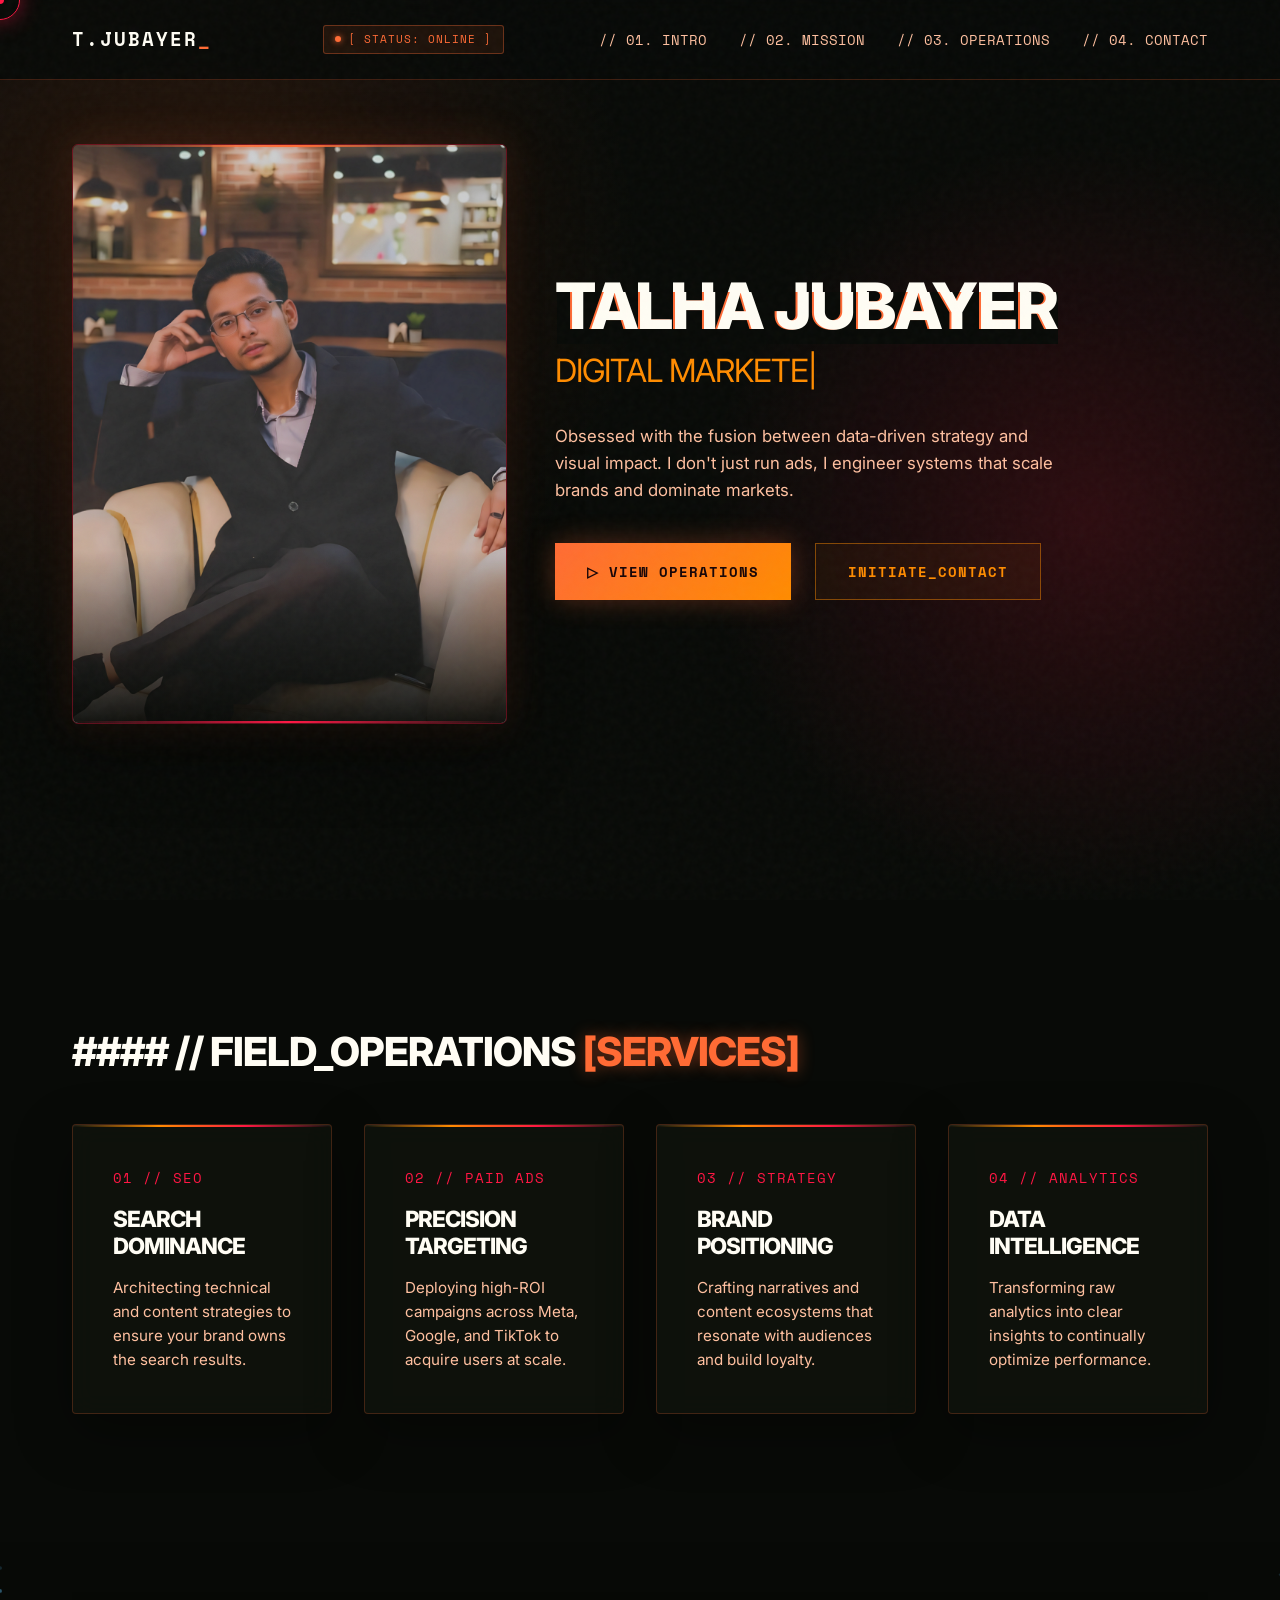
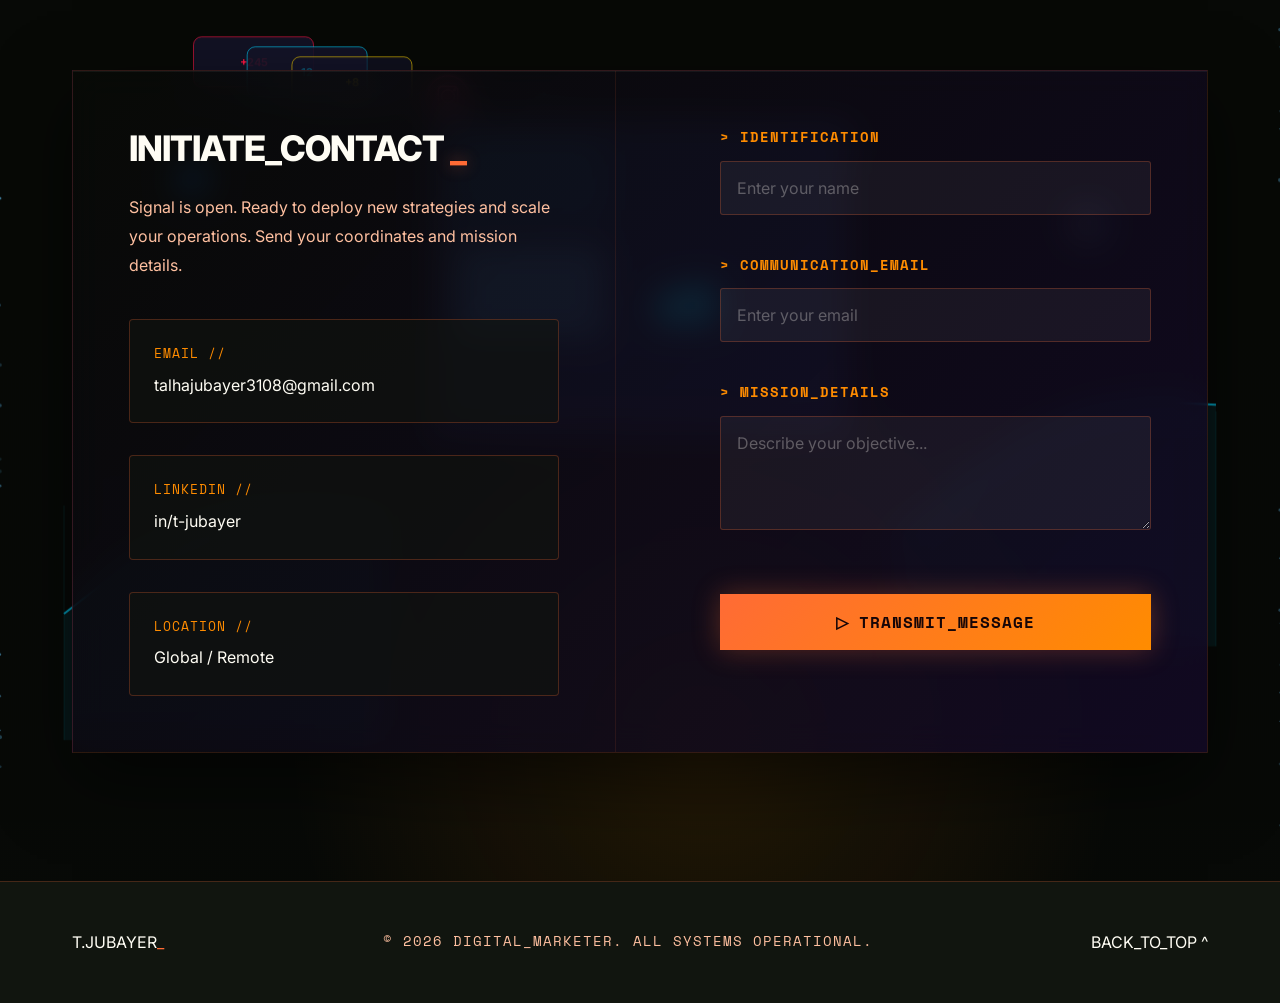
<file: index.html>
<!DOCTYPE html>
<html lang="en">

<head>
    <meta charset="UTF-8">
    <meta name="viewport" content="width=device-width, initial-scale=1.0">
    <title>Talha Jubayer // Digital Marketer</title>
    <meta name="description" content="Portfolio of Talha Jubayer, Digital Marketer & Strategist.">
    <link rel="preconnect" href="https://fonts.googleapis.com">
    <link rel="preconnect" href="https://fonts.gstatic.com" crossorigin>
    <link
        href="https://fonts.googleapis.com/css2?family=Inter:wght@300;400;600;800&family=Space+Mono:ital,wght@0,400;0,700;1,400&display=swap"
        rel="stylesheet">
    <link rel="stylesheet" href="styles.css">
</head>

<body>
    <!-- Custom Cursor -->
    <div class="cursor"></div>
    <div class="cursor-follower"></div>

    <!-- Background Grid & Noise -->
    <div class="noise-bg"></div>
    <div class="grid-bg"></div>

    <header>
        <nav class="navbar">
            <a href="#" class="logo">T.JUBAYER<span>_</span></a>
            <span class="status-badge">[ STATUS: ONLINE ]</span>
            <div class="menu-toggle" id="mobile-menu">
                <span class="bar"></span>
                <span class="bar"></span>
                <span class="bar"></span>
            </div>
            <ul class="nav-links">
                <li><a href="#home">// 01. INTRO</a></li>
                <li><a href="mission.html">// 02. MISSION</a></li>
                <li><a href="#field-operations">// 03. OPERATIONS</a></li>
                <li><a href="#initiate-contact">// 04. CONTACT</a></li>
            </ul>
        </nav>
    </header>

    <main>
        <!-- Hero Section -->
        <section id="home" class="hero section">
            <div class="container hero-container">
                <div class="hero-image-banner animate-up">
                    <img src="talha jubayer.jpeg" alt="Talha Jubayer - Digital Marketer" />
                    <div class="hero-image-overlay"></div>
                </div>
                <div class="hero-content">

                    <h1 class="title animate-up glitch" data-text="TALHA JUBAYER">TALHA JUBAYER</h1>
                    <h2 class="role animate-up">
                        <span class="typing-text">Digital Marketer &amp; Strategist.</span><span
                            class="cursor-blink">|</span>
                    </h2>
                    <p class="description animate-up">
                        Obsessed with the fusion between data-driven strategy and visual impact. I don't just run ads, I
                        engineer systems that scale brands and dominate markets.
                    </p>
                    <div class="hero-buttons animate-up">
                        <a href="#field-operations" class="btn btn-primary"><span>&#9655;</span> VIEW OPERATIONS</a>
                        <a href="#initiate-contact" class="btn btn-outline">INITIATE_CONTACT</a>
                    </div>
                </div>
            </div>
        </section>

        <!-- Field Operations (Services) -->
        <section id="field-operations" class="services section">
            <div class="container">
                <h2 class="section-title animate-scroll">#### // FIELD_OPERATIONS <span class="accent">[SERVICES]</span>
                </h2>
                <div class="services-grid">
                    <!-- Service 1 -->
                    <div class="service-card glass-panel animate-scroll">
                        <div class="service-icon mono-subtitle">01 // SEO</div>
                        <h3>Search Dominance</h3>
                        <p>Architecting technical and content strategies to ensure your brand owns the search results.
                        </p>
                    </div>
                    <!-- Service 2 -->
                    <div class="service-card glass-panel animate-scroll" style="transition-delay: 0.1s">
                        <div class="service-icon mono-subtitle">02 // PAID ADS</div>
                        <h3>Precision Targeting</h3>
                        <p>Deploying high-ROI campaigns across Meta, Google, and TikTok to acquire users at scale.</p>
                    </div>
                    <!-- Service 3 -->
                    <div class="service-card glass-panel animate-scroll" style="transition-delay: 0.2s">
                        <div class="service-icon mono-subtitle">03 // STRATEGY</div>
                        <h3>Brand Positioning</h3>
                        <p>Crafting narratives and content ecosystems that resonate with audiences and build loyalty.
                        </p>
                    </div>
                    <!-- Service 4 -->
                    <div class="service-card glass-panel animate-scroll" style="transition-delay: 0.3s">
                        <div class="service-icon mono-subtitle">04 // ANALYTICS</div>
                        <h3>Data Intelligence</h3>
                        <p>Transforming raw analytics into clear insights to continually optimize performance.</p>
                    </div>
                </div>
            </div>
        </section>


        <!-- Contact Section -->
        <section id="initiate-contact" class="contact section">
            <canvas id="contactCanvas" class="contact-bg-canvas"></canvas>
            <div class="container">
                <div class="contact-wrapper animate-scroll">
                    <div class="contact-info">
                        <h2 class="section-title">INITIATE_CONTACT <span class="accent blink">_</span></h2>
                        <p>Signal is open. Ready to deploy new strategies and scale your operations. Send your
                            coordinates and mission details.</p>

                        <div class="contact-methods">
                            <a href="mailto:talhajubayer3108@gmail.com" class="contact-link">
                                <span class="mono-label">EMAIL //</span> talhajubayer3108@gmail.com
                            </a>
                            <a href="https://www.linkedin.com/in/t-jubayer31/" class="contact-link" target="_blank"
                                rel="noopener noreferrer">
                                <span class="mono-label">LINKEDIN //</span> in/t-jubayer
                            </a>
                            <a href="#" class="contact-link">
                                <span class="mono-label">LOCATION //</span> Global / Remote
                            </a>
                        </div>
                    </div>

                    <form class="contact-form" action="https://formsubmit.co/talhajubayer3108@gmail.com" method="POST">
                        <input type="hidden" name="_subject" value="New Message from Portfolio Website!">
                        <div class="input-group">
                            <label for="name" class="mono-label">&gt; IDENTIFICATION</label>
                            <input type="text" id="name" name="name" required placeholder="Enter your name">
                        </div>
                        <div class="input-group">
                            <label for="email" class="mono-label">&gt; COMMUNICATION_EMAIL</label>
                            <input type="email" id="email" name="email" required placeholder="Enter your email">
                        </div>
                        <div class="input-group">
                            <label for="message" class="mono-label">&gt; MISSION_DETAILS</label>
                            <textarea id="message" name="message" rows="4" required
                                placeholder="Describe your objective..."></textarea>
                        </div>
                        <button type="submit" class="btn btn-primary btn-block"><span>&#9655;</span>
                            TRANSMIT_MESSAGE</button>
                    </form>
                </div>
            </div>
        </section>
    </main>

    <footer>
        <div class="container footer-content">
            <div class="footer-logo">T.JUBAYER<span>_</span></div>
            <p class="mono-label">&copy; 2026 DIGITAL_MARKETER. ALL SYSTEMS OPERATIONAL.</p>
            <div class="footer-links">
                <a href="#home">BACK_TO_TOP ^</a>
            </div>
        </div>
    </footer>

    <script src="script.js"></script>
</body>

</html>
</file>
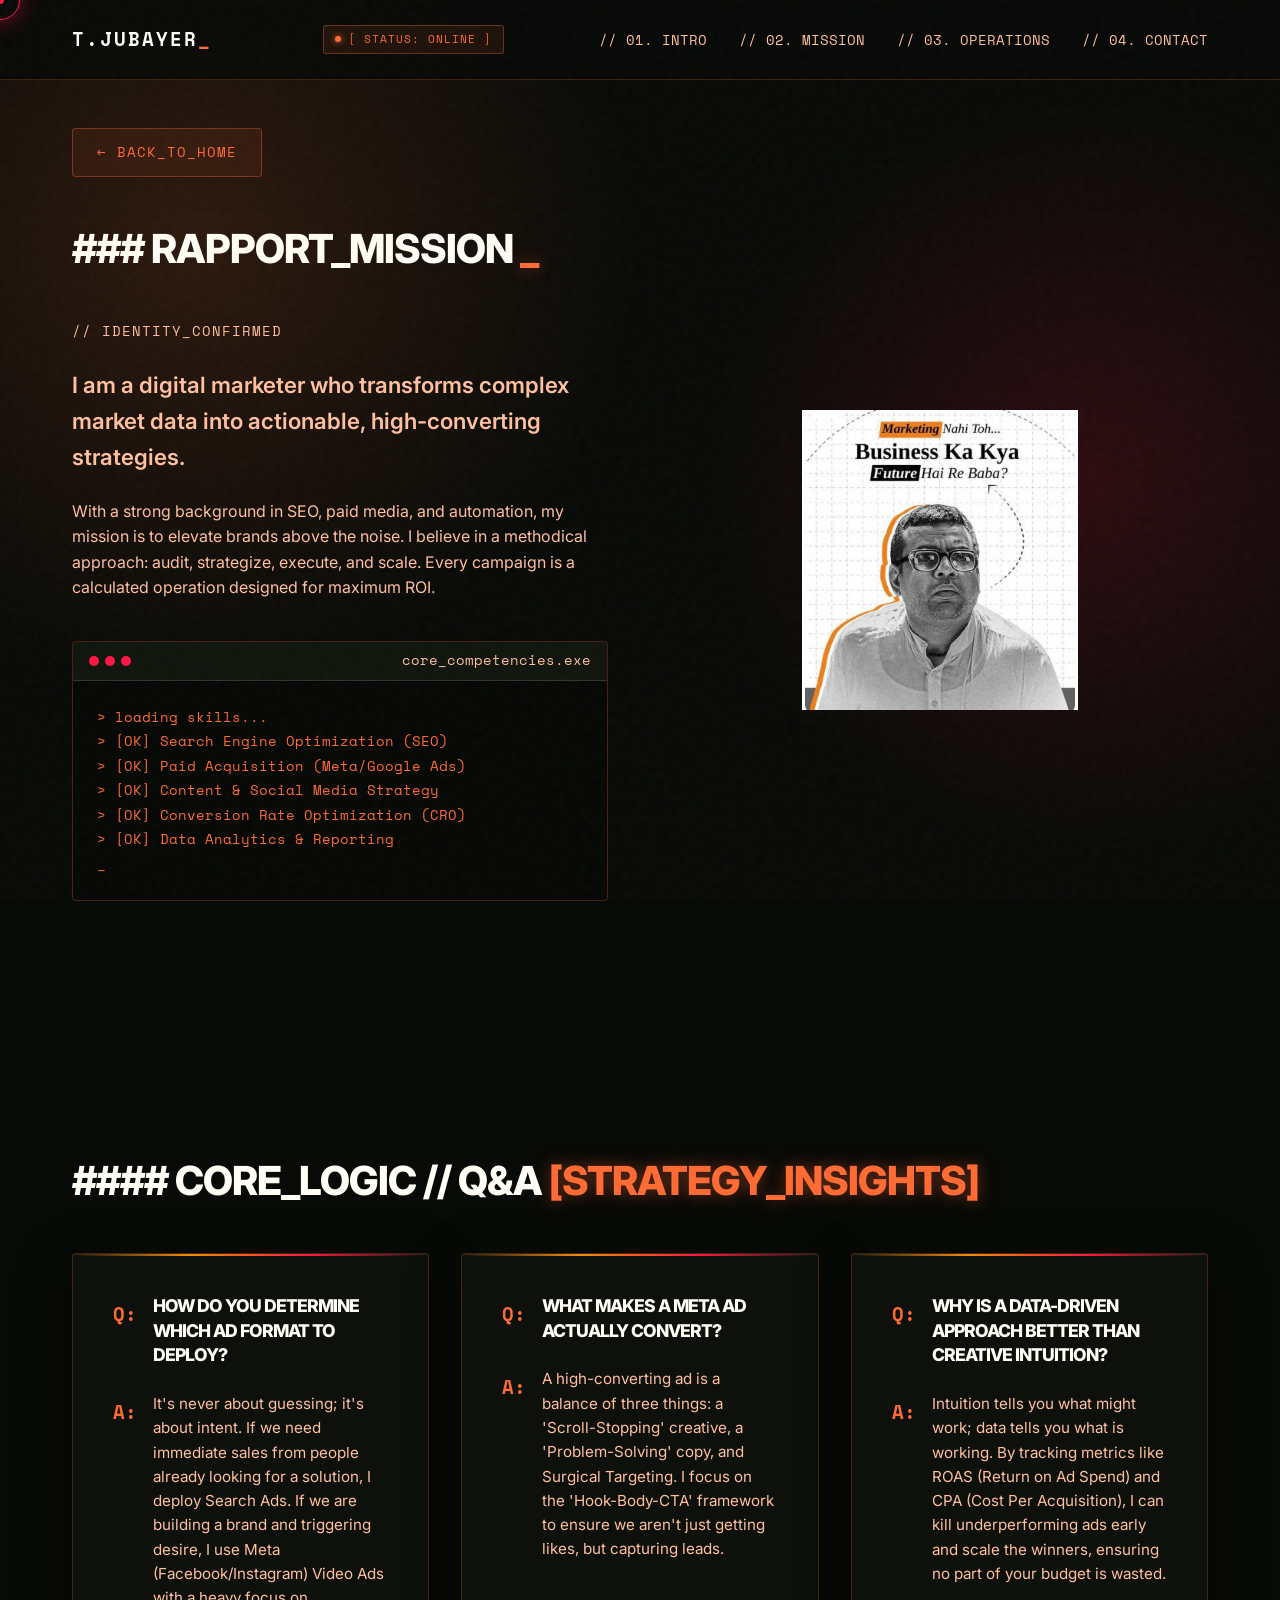
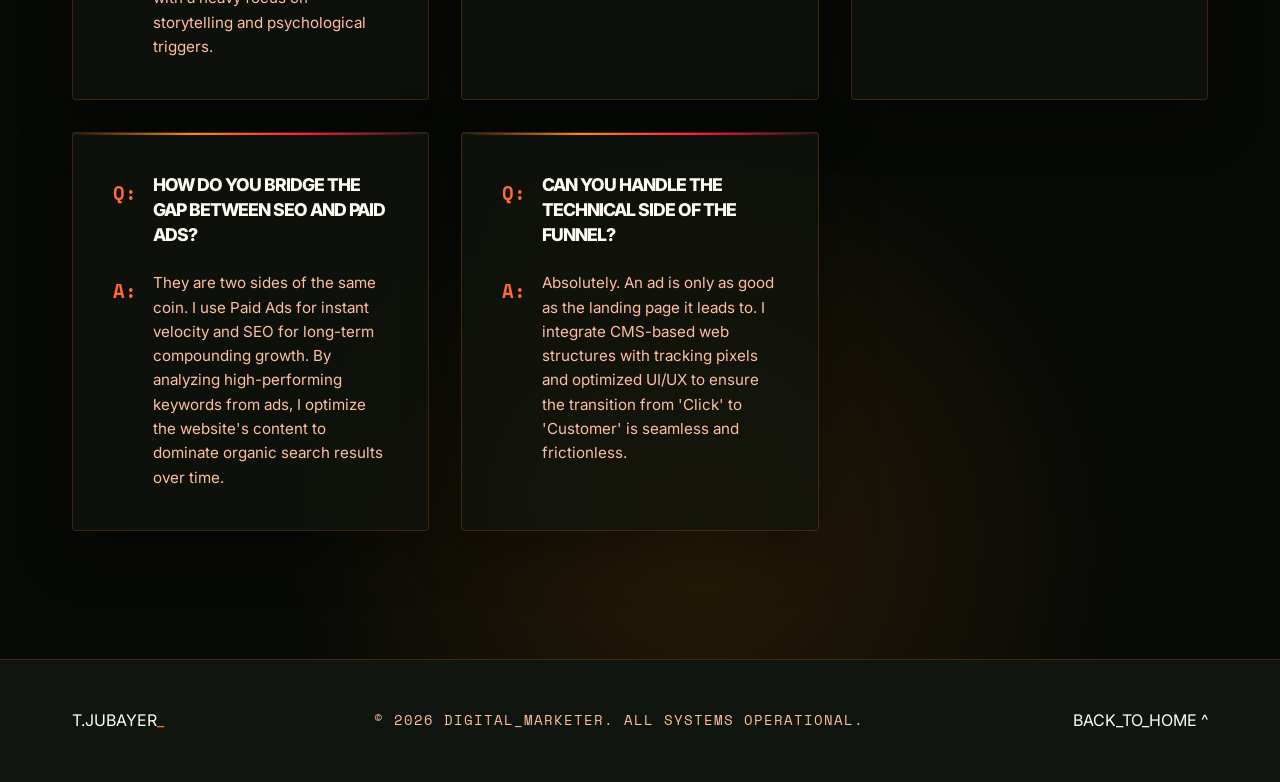
<file: mission.html>
<!DOCTYPE html>
<html lang="en">

<head>
    <meta charset="UTF-8">
    <meta name="viewport" content="width=device-width, initial-scale=1.0">
    <title>Mission - Talha Jubayer // Digital Marketer</title>
    <meta name="description" content="Mission and core philosophy of Talha Jubayer, Digital Marketer & Strategist.">
    <link rel="preconnect" href="https://fonts.googleapis.com">
    <link rel="preconnect" href="https://fonts.gstatic.com" crossorigin>
    <link
        href="https://fonts.googleapis.com/css2?family=Inter:wght@300;400;600;800&family=Space+Mono:ital,wght@0,400;0,700;1,400&display=swap"
        rel="stylesheet">
    <link rel="stylesheet" href="styles.css">
</head>

<body>
    <!-- Custom Cursor -->
    <div class="cursor"></div>
    <div class="cursor-follower"></div>

    <!-- Background Grid & Noise -->
    <div class="noise-bg"></div>
    <div class="grid-bg"></div>

    <header>
        <nav class="navbar">
            <a href="index.html" class="logo">T.JUBAYER<span>_</span></a>
            <span class="status-badge">[ STATUS: ONLINE ]</span>
            <div class="menu-toggle" id="mobile-menu">
                <span class="bar"></span>
                <span class="bar"></span>
                <span class="bar"></span>
            </div>
            <ul class="nav-links">
                <li><a href="index.html#home">// 01. INTRO</a></li>
                <li><a href="mission.html">// 02. MISSION</a></li>
                <li><a href="index.html#field-operations">// 03. OPERATIONS</a></li>
                <li><a href="index.html#initiate-contact">// 04. CONTACT</a></li>
            </ul>
        </nav>
    </header>

    <main>
        <!-- Mission Report (About) -->
        <section id="mission-report" class="about section">
            <div class="container">
                <div class="back-link-wrapper">
                    <a href="index.html" class="back-link">← BACK_TO_HOME</a>
                </div>
                <h2 class="section-title animate-scroll">### RAPPORT_MISSION <span class="accent">_</span></h2>
                <div class="about-grid">
                    <div class="about-text animate-scroll">
                        <p class="mono-label">// IDENTITY_CONFIRMED</p>
                        <p class="large-text">
                            I am a digital marketer who transforms complex market data into actionable, high-converting
                            strategies.
                        </p>
                        <p>
                            With a strong background in SEO, paid media, and automation, my mission is to elevate brands
                            above the noise. I believe in a methodical approach: audit, strategize, execute, and scale.
                            Every campaign is a calculated operation designed for maximum ROI.
                        </p>
                        <div class="skills-terminal">
                            <div class="terminal-header">
                                <span class="dot"></span><span class="dot"></span><span class="dot"></span>
                                <span class="terminal-title">core_competencies.exe</span>
                            </div>
                            <div class="terminal-body">
                                &gt; loading skills...<br>
                                &gt; [OK] Search Engine Optimization (SEO)<br>
                                &gt; [OK] Paid Acquisition (Meta/Google Ads)<br>
                                &gt; [OK] Content &amp; Social Media Strategy<br>
                                &gt; [OK] Conversion Rate Optimization (CRO)<br>
                                &gt; [OK] Data Analytics &amp; Reporting<br>
                                <span class="cursor-blink">_</span>
                            </div>
                        </div>
                    </div>
                    <div class="about-image animate-scroll" style="transition-delay: 0.2s">
                        <div class="img-placeholder" style="border: none; background: transparent;"
                            data-instruction="ACTION SHOT (e.g. working at desk, analyzing data on screen, 4:3 ratio)">
                            <img src="Digital marketing .jpg" alt="Digital Marketing" class="actual-image"
                                style="object-fit: contain;" />
                        </div>
                    </div>
                </div>
            </div>
        </section>

        <!-- Core Logic Q&A Section -->
        <section id="core-logic-qa" class="qa-section section">
            <div class="container">
                <h2 class="section-title animate-scroll">#### CORE_LOGIC // Q&A <span class="accent">[STRATEGY_INSIGHTS]</span></h2>
                <div class="qa-grid">
                    <!-- Q&A 1 -->
                    <div class="qa-card glass-panel animate-scroll">
                        <div class="qa-question">
                            <span class="qa-icon">Q:</span>
                            <h3>How do you determine which ad format to deploy?</h3>
                        </div>
                        <div class="qa-answer">
                            <span class="qa-icon">A:</span>
                            <p>It's never about guessing; it's about intent. If we need immediate sales from people already looking for a solution, I deploy Search Ads. If we are building a brand and triggering desire, I use Meta (Facebook/Instagram) Video Ads with a heavy focus on storytelling and psychological triggers.</p>
                        </div>
                    </div>

                    <!-- Q&A 2 -->
                    <div class="qa-card glass-panel animate-scroll" style="transition-delay: 0.1s">
                        <div class="qa-question">
                            <span class="qa-icon">Q:</span>
                            <h3>What makes a Meta Ad actually convert?</h3>
                        </div>
                        <div class="qa-answer">
                            <span class="qa-icon">A:</span>
                            <p>A high-converting ad is a balance of three things: a 'Scroll-Stopping' creative, a 'Problem-Solving' copy, and Surgical Targeting. I focus on the 'Hook-Body-CTA' framework to ensure we aren't just getting likes, but capturing leads.</p>
                        </div>
                    </div>

                    <!-- Q&A 3 -->
                    <div class="qa-card glass-panel animate-scroll" style="transition-delay: 0.2s">
                        <div class="qa-question">
                            <span class="qa-icon">Q:</span>
                            <h3>Why is a data-driven approach better than creative intuition?</h3>
                        </div>
                        <div class="qa-answer">
                            <span class="qa-icon">A:</span>
                            <p>Intuition tells you what might work; data tells you what is working. By tracking metrics like ROAS (Return on Ad Spend) and CPA (Cost Per Acquisition), I can kill underperforming ads early and scale the winners, ensuring no part of your budget is wasted.</p>
                        </div>
                    </div>

                    <!-- Q&A 4 -->
                    <div class="qa-card glass-panel animate-scroll" style="transition-delay: 0.3s">
                        <div class="qa-question">
                            <span class="qa-icon">Q:</span>
                            <h3>How do you bridge the gap between SEO and Paid Ads?</h3>
                        </div>
                        <div class="qa-answer">
                            <span class="qa-icon">A:</span>
                            <p>They are two sides of the same coin. I use Paid Ads for instant velocity and SEO for long-term compounding growth. By analyzing high-performing keywords from ads, I optimize the website's content to dominate organic search results over time.</p>
                        </div>
                    </div>

                    <!-- Q&A 5 -->
                    <div class="qa-card glass-panel animate-scroll" style="transition-delay: 0.4s">
                        <div class="qa-question">
                            <span class="qa-icon">Q:</span>
                            <h3>Can you handle the technical side of the funnel?</h3>
                        </div>
                        <div class="qa-answer">
                            <span class="qa-icon">A:</span>
                            <p>Absolutely. An ad is only as good as the landing page it leads to. I integrate CMS-based web structures with tracking pixels and optimized UI/UX to ensure the transition from 'Click' to 'Customer' is seamless and frictionless.</p>
                        </div>
                    </div>
                </div>
            </div>
        </section>
    </main>

    <footer>
        <div class="container footer-content">
            <div class="footer-logo">T.JUBAYER<span>_</span></div>
            <p class="mono-label">&copy; 2026 DIGITAL_MARKETER. ALL SYSTEMS OPERATIONAL.</p>
            <div class="footer-links">
                <a href="index.html">BACK_TO_HOME ^</a>
            </div>
        </div>
    </footer>

    <script src="script.js"></script>
</body>

</html>
</file>
<file: styles.css>
:root {
    /* Color Palette */
    --bg-color: #080a07;
    --surface-color: #11150f;
    --text-primary: #fffdf4;
    --text-secondary: #ffc0a0;
    --accent: #ff1744;
    --accent-glow: rgba(255, 23, 68, 0.45);
    --accent-secondary: #ff6b35;
    --accent-cyan: #ff8c00;
    --warning: #ffd166;

    /* Glassmorphism */
    --glass-bg: rgba(17, 21, 15, 0.72);
    --glass-border: rgba(255, 107, 53, 0.22);

    /* Typography */
    --font-main: 'Inter', sans-serif;
    --font-mono: 'Space Mono', monospace;

    /* Transitions */
    --transition: all 0.4s cubic-bezier(0.16, 1, 0.3, 1);
}

* {
    margin: 0;
    padding: 0;
    box-sizing: border-box;
    cursor: none;
    /* Hide default cursor for custom cursor */
}

html {
    scroll-behavior: smooth;
    background-color: var(--bg-color);
    color: var(--text-primary);
    font-family: var(--font-main);
    line-height: 1.6;
    overflow-x: hidden;
}

body {
    overflow-x: hidden;
    position: relative;
    background:
        radial-gradient(circle at 15% 10%, rgba(255, 107, 53, 0.15), transparent 28rem),
        radial-gradient(circle at 85% 20%, rgba(255, 23, 68, 0.15), transparent 24rem),
        radial-gradient(circle at 55% 90%, rgba(255, 140, 0, 0.12), transparent 26rem),
        var(--bg-color);
}

/* Background Effects */
.noise-bg {
    position: fixed;
    top: 0;
    left: 0;
    width: 100%;
    height: 100%;
    pointer-events: none;
    z-index: 9999;
    opacity: 0.03;
    background-image: url("data:image/svg+xml,%3Csvg viewBox='0 0 200 200' xmlns='http://www.w3.org/2000/svg'%3E%3Cfilter id='noiseFilter'%3E%3CfeTurbulence type='fractalNoise' baseFrequency='0.65' numOctaves='3' stitchTiles='stitch'/%3E%3C/filter%3E%3Crect width='100%25' height='100%25' filter='url(%23noiseFilter)'/%3E%3C/svg%3E");
}

.grid-bg {
    position: fixed;
    top: 0;
    left: 0;
    width: 100%;
    height: 100%;
    pointer-events: none;
    z-index: -1;
    background-size: 50px 50px;
    background-image:
        linear-gradient(to right, rgba(255, 107, 53, 0.055) 1px, transparent 1px),
        linear-gradient(to bottom, rgba(255, 140, 0, 0.04) 1px, transparent 1px);
    mask-image: radial-gradient(circle at center, black 40%, transparent 80%);
    -webkit-mask-image: radial-gradient(circle at center, black 40%, transparent 80%);
}

/* Custom Cursor */
.cursor {
    width: 8px;
    height: 8px;
    background-color: var(--accent);
    border-radius: 50%;
    position: fixed;
    pointer-events: none;
    z-index: 10000;
    transform: translate(-50%, -50%);
    transition: width 0.2s, height 0.2s, background-color 0.2s;
}

.cursor-follower {
    width: 40px;
    height: 40px;
    border: 1px solid var(--accent);
    box-shadow: 0 0 22px var(--accent-glow);
    border-radius: 50%;
    position: fixed;
    pointer-events: none;
    z-index: 9999;
    transform: translate(-50%, -50%);
    transition: width 0.3s, height 0.3s, border-color 0.3s;
    transition-timing-function: ease-out;
}

/* Hover state for cursor */
.cursor.hover {
    width: 20px;
    height: 20px;
    background-color: transparent;
    border: 2px solid var(--accent-secondary);
    box-shadow: 0 0 18px rgba(255, 107, 53, 0.65);
}

.cursor-follower.hover {
    width: 60px;
    height: 60px;
    border-color: var(--accent-secondary);
    background-color: rgba(255, 107, 53, 0.12);
}

/* Typography & Utilites */
h1,
h2,
h3,
h4,
h5,
h6 {
    font-weight: 800;
    line-height: 1.2;
    text-transform: uppercase;
    letter-spacing: -1px;
}

.accent {
    color: var(--accent-secondary);
    text-shadow: 0 0 16px rgba(255, 107, 53, 0.45);
}

.mono-label,
.mono-subtitle {
    font-family: var(--font-mono);
    color: var(--text-secondary);
    font-size: 0.85rem;
    letter-spacing: 1px;
    text-transform: uppercase;
}

.mono-subtitle {
    color: var(--accent);
    margin-bottom: 1rem;
    display: inline-block;
}

.section-title {
    font-size: 2.5rem;
    margin-bottom: 3rem;
    position: relative;
    display: inline-block;
}

.container {
    max-width: 1200px;
    margin: 0 auto;
    padding: 0 2rem;
}

.section {
    padding: 8rem 0;
}

a {
    color: inherit;
    text-decoration: none;
    transition: var(--transition);
}

/* Glass Panel */
.glass-panel {
    background: var(--glass-bg);
    backdrop-filter: blur(12px);
    -webkit-backdrop-filter: blur(12px);
    border: 1px solid var(--glass-border);
    border-radius: 4px;
    padding: 2.5rem;
    position: relative;
    overflow: hidden;
    box-shadow: 0 18px 55px rgba(0, 0, 0, 0.35), inset 0 1px 0 rgba(255, 253, 244, 0.05);
}

.glass-panel::before {
    content: '';
    position: absolute;
    top: 0;
    left: 0;
    width: 100%;
    height: 2px;
    background: linear-gradient(90deg, transparent, var(--accent-cyan), var(--accent), transparent);
}

/* Buttons */
.btn {
    display: inline-flex;
    align-items: center;
    gap: 10px;
    padding: 1rem 2rem;
    font-family: var(--font-mono);
    font-size: 0.9rem;
    font-weight: 700;
    text-transform: uppercase;
    letter-spacing: 1px;
    border: none;
    position: relative;
    overflow: hidden;
    z-index: 1;
    background: transparent;
}

.btn-primary {
    background: linear-gradient(135deg, var(--accent-secondary), var(--accent-cyan));
    color: #160507;
    box-shadow: 0 0 28px rgba(255, 107, 53, 0.3);
}

.btn-primary:hover {
    background: linear-gradient(135deg, var(--accent), var(--accent-cyan));
    color: #160507;
    box-shadow: 0 0 28px var(--accent-glow);
}

.btn-outline {
    border: 1px solid rgba(255, 140, 0, 0.45);
    color: var(--accent-cyan);
    background: rgba(255, 140, 0, 0.05);
}

.btn-outline:hover {
    border-color: var(--accent-secondary);
    color: var(--accent-secondary);
    background: rgba(255, 107, 53, 0.1);
    box-shadow: 0 0 22px rgba(255, 140, 0, 0.25);
}

/* Navigation */
header {
    position: fixed;
    top: 0;
    width: 100%;
    z-index: 100;
    background: rgba(8, 10, 7, 0.86);
    backdrop-filter: blur(10px);
    border-bottom: 1px solid var(--glass-border);
}

.navbar {
    max-width: 1200px;
    margin: 0 auto;
    padding: 1.5rem 2rem;
    display: flex;
    justify-content: space-between;
    align-items: center;
}

.logo {
    font-family: var(--font-mono);
    font-size: 1.2rem;
    font-weight: 700;
    letter-spacing: 2px;
}

.logo span {
    color: var(--accent-secondary);
    animation: blink 1s infinite;
}

.status-badge {
    font-family: var(--font-mono);
    font-size: 0.7rem;
    color: var(--accent-secondary);
    letter-spacing: 1px;
    padding: 0.3rem 0.7rem;
    border: 1px solid rgba(255, 107, 53, 0.34);
    border-radius: 3px;
    background: rgba(255, 107, 53, 0.09);
    margin-left: 1rem;
    position: relative;
    display: inline-flex;
    align-items: center;
    gap: 0.4rem;
}

.status-badge::before {
    content: '';
    width: 6px;
    height: 6px;
    border-radius: 50%;
    background: var(--accent-secondary);
    box-shadow: 0 0 6px var(--accent-secondary);
    animation: pulse-glow 2s ease-in-out infinite;
}

@keyframes pulse-glow {

    0%,
    100% {
        opacity: 1;
        box-shadow: 0 0 6px var(--accent-secondary);
    }

    50% {
        opacity: 0.5;
        box-shadow: 0 0 2px var(--accent-secondary);
    }
}

.nav-links {
    display: flex;
    list-style: none;
    gap: 2rem;
}

.nav-links a {
    font-family: var(--font-mono);
    font-size: 0.85rem;
    color: var(--text-secondary);
}

.nav-links a:hover {
    color: var(--accent-secondary);
    text-shadow: 0 0 12px rgba(255, 107, 53, 0.5);
}

.menu-toggle {
    display: none;
}

.bar {
    display: block;
    width: 25px;
    height: 2px;
    margin: 5px auto;
    transition: all 0.3s ease-in-out;
    background-color: var(--text-primary);
}

/* Hero Section */
.hero {
    min-height: 100vh;
    display: flex;
    align-items: center;
    padding-top: 6rem;
}

.hero-container {
    display: grid;
    grid-template-columns: 0.8fr 1.2fr;
    gap: 3rem;
    align-items: center;
}

.hero .title {
    font-size: clamp(2.5rem, 5vw, 5rem);
    margin-bottom: 0.5rem;
    position: relative;
    display: inline-block;
}

.hero .role {
    font-size: clamp(1.3rem, 2.5vw, 2rem);
    color: var(--accent-cyan);
    margin-bottom: 2rem;
    font-weight: 400;
}

.hero .description {
    font-size: 1.05rem;
    color: var(--text-secondary);
    max-width: 500px;
    margin-bottom: 2.5rem;
}

.hero-buttons {
    display: flex;
    gap: 1.5rem;
}

/* Hero Image (Left Column) */
.hero-image-banner {
    position: relative;
    border-radius: 6px;
    overflow: hidden;
    border: 1px solid rgba(255, 23, 68, 0.35);
    box-shadow: 0 26px 70px rgba(0, 0, 0, 0.45), 0 0 40px rgba(255, 107, 53, 0.15);
    aspect-ratio: 3/4;
}

.hero-image-banner img {
    display: block;
    width: 100%;
    height: 100%;
    object-fit: cover;
    object-position: center top;
}

.hero-image-overlay {
    position: absolute;
    bottom: 0;
    left: 0;
    width: 100%;
    height: 30%;
    background: linear-gradient(to top, rgba(8, 10, 7, 0.95), transparent);
    pointer-events: none;
}

.hero-image-banner::before {
    content: '';
    position: absolute;
    top: 0;
    left: 0;
    width: 100%;
    height: 2px;
    background: linear-gradient(90deg, transparent, var(--accent-secondary), transparent);
    z-index: 2;
}

.hero-image-banner::after {
    content: '';
    position: absolute;
    bottom: 0;
    left: 0;
    width: 100%;
    height: 2px;
    background: linear-gradient(90deg, transparent, var(--accent), transparent);
    z-index: 2;
}

.img-placeholder {
    width: 100%;
    min-height: 300px;
    background: var(--surface-color);
    border: 1px dashed var(--text-secondary);
    display: flex;
    align-items: center;
    justify-content: center;
    text-align: center;
    position: relative;
    overflow: hidden;
}

/* Remove placeholder styling when real image is present */
.img-placeholder:has(.actual-image[src]:not([src=""])) {
    border: none;
    background: transparent;
}

.img-placeholder::after {
    content: '';
    position: absolute;
    top: 0;
    left: -100%;
    width: 50%;
    height: 100%;
    background: linear-gradient(to right, transparent, rgba(255, 255, 255, 0.05), transparent);
    animation: scanline 3s infinite linear;
}

/* Hide scanline when real image is present */
.img-placeholder:has(.actual-image[src]:not([src=""]))::after {
    display: none;
}

.placeholder-text {
    font-family: var(--font-mono);
    font-size: 0.8rem;
    color: var(--text-secondary);
    opacity: 0.7;
    z-index: 2;
    padding: 1rem;
}

.actual-image {
    position: absolute;
    top: 0;
    left: 0;
    width: 100%;
    height: 100%;
    object-fit: cover;
    opacity: 0;
    /* Hidden by default until user adds src */
    z-index: 1;
}

.actual-image[src]:not([src=""]) {
    opacity: 1;
}



/* About / Mission */
.about-grid {
    display: grid;
    grid-template-columns: 1fr 1fr;
    gap: 4rem;
    align-items: center;
}

.large-text {
    font-size: 1.4rem;
    font-weight: 600;
    margin: 1.5rem 0;
}

.about-text p {
    margin-bottom: 1.5rem;
    color: var(--text-secondary);
}

.skills-terminal {
    background: #060805;
    border: 1px solid rgba(255, 107, 53, 0.25);
    border-radius: 4px;
    margin-top: 2.5rem;
    font-family: var(--font-mono);
    font-size: 0.85rem;
    overflow: hidden;
}

.terminal-header {
    background: #10150d;
    padding: 0.5rem 1rem;
    display: flex;
    align-items: center;
    border-bottom: 1px solid #333;
}

.dot {
    width: 10px;
    height: 10px;
    border-radius: 50%;
    background: var(--accent);
    margin-right: 6px;
}

.terminal-title {
    margin-left: auto;
    color: var(--text-secondary);
}

.terminal-body {
    padding: 1.5rem;
    color: var(--accent-secondary);
    line-height: 1.8;
}

.about-image {
    aspect-ratio: 4/3;
}

/* Q&A Section */
.qa-section {
    position: relative;
}

.qa-grid {
    display: grid;
    grid-template-columns: repeat(auto-fit, minmax(300px, 1fr));
    gap: 2rem;
}

.qa-card {
    display: flex;
    flex-direction: column;
    gap: 1.5rem;
    transition: all 0.4s cubic-bezier(0.16, 1, 0.3, 1);
}

.qa-card:hover {
    background: rgba(17, 21, 15, 0.95);
    box-shadow: 0 18px 55px rgba(0, 0, 0, 0.45), 0 0 40px rgba(0, 212, 255, 0.2);
    transform: translateY(-5px);
}

.qa-card:hover::before {
    background: linear-gradient(90deg, transparent, #00D4FF, transparent);
}

.qa-question {
    display: flex;
    gap: 1rem;
    align-items: flex-start;
}

.qa-icon {
    font-family: var(--font-mono);
    font-size: 1.2rem;
    font-weight: 700;
    color: var(--accent-secondary);
    flex-shrink: 0;
    margin-top: 0.3rem;
}

.qa-question h3 {
    font-size: 1.1rem;
    margin: 0;
    color: var(--text-primary);
    line-height: 1.4;
}

.qa-answer {
    display: flex;
    gap: 1rem;
    align-items: flex-start;
}

.qa-answer p {
    color: var(--text-secondary);
    font-size: 0.95rem;
    line-height: 1.6;
    margin: 0;
}

/* Back Link Styling */
.back-link-wrapper {
    margin-bottom: 3rem;
}

.back-link {
    display: inline-flex;
    align-items: center;
    gap: 0.5rem;
    font-family: var(--font-mono);
    font-size: 0.85rem;
    color: var(--accent-secondary);
    text-transform: uppercase;
    letter-spacing: 1px;
    padding: 0.8rem 1.5rem;
    border: 1px solid rgba(255, 107, 53, 0.35);
    border-radius: 4px;
    background: rgba(255, 107, 53, 0.08);
    transition: all 0.3s cubic-bezier(0.16, 1, 0.3, 1);
}

.back-link:hover {
    background: rgba(255, 107, 53, 0.15);
    border-color: var(--accent-secondary);
    box-shadow: 0 0 16px rgba(255, 107, 53, 0.25);
}

/* Services */
.services {
    position: relative;
}

.services-grid {
    display: grid;
    grid-template-columns: repeat(auto-fit, minmax(250px, 1fr));
    gap: 2rem;
}

.service-card h3 {
    margin-bottom: 1rem;
    font-size: 1.4rem;
    color: var(--text-primary);
}

.service-card p {
    color: var(--text-secondary);
    font-size: 0.95rem;
}

.service-card {
    position: relative;
    transition: all 0.4s cubic-bezier(0.16, 1, 0.3, 1);
}

.service-card:hover {
    background: rgba(17, 21, 15, 0.95);
    box-shadow: 0 18px 55px rgba(0, 0, 0, 0.45), 0 0 40px rgba(0, 212, 255, 0.2);
    transform: translateY(-5px);
}

.service-card:hover::before {
    background: linear-gradient(90deg, transparent, #00D4FF, transparent);
}

/* Projects */
.project-list {
    display: flex;
    flex-direction: column;
    gap: 6rem;
}

.project-row {
    display: grid;
    grid-template-columns: 1fr 1.5fr;
    gap: 4rem;
    align-items: center;
}

.project-row.reverse {
    grid-template-columns: 1.5fr 1fr;
}

.project-row.reverse .project-content {
    order: 2;
}

.project-row.reverse .project-visual {
    order: 1;
}

.project-content h3 {
    font-size: 2.5rem;
    margin: 1rem 0;
}

.project-desc {
    color: var(--text-secondary);
    margin-bottom: 2rem;
    font-size: 1.1rem;
}

.tech-stack {
    display: flex;
    gap: 1rem;
    flex-wrap: wrap;
}

.tech-stack span {
    font-family: var(--font-mono);
    font-size: 0.8rem;
    padding: 0.4rem 0.8rem;
    background: rgba(255, 107, 53, 0.08);
    border: 1px solid rgba(255, 107, 53, 0.2);
    color: var(--accent-secondary);
}

.project-visual {
    aspect-ratio: 16/9;
    padding: 0;
}

/* Contact */
.contact {
    position: relative;
    overflow: hidden;
}

.contact-bg-canvas {
    position: absolute;
    top: 0;
    left: 0;
    width: 100%;
    height: 100%;
    pointer-events: none;
    z-index: 1;
    display: block;
}

.contact .container {
    position: relative;
    z-index: 2;
}

.contact-wrapper {
    display: grid;
    grid-template-columns: 1fr 1fr;
    gap: 3rem;
    padding: 0;
    position: relative;
    z-index: 3;
    background: linear-gradient(135deg, rgba(8, 10, 7, 0.85) 0%, rgba(20, 10, 40, 0.80) 100%);
    backdrop-filter: blur(16px);
    -webkit-backdrop-filter: blur(16px);
    border: 1px solid rgba(255, 107, 53, 0.15);
    box-shadow: 0 26px 70px rgba(0, 0, 0, 0.55), inset 0 1px 0 rgba(255, 253, 244, 0.05);
}

.contact-info {
    padding: 3.5rem;
    border-right: 1px solid rgba(255, 107, 53, 0.1);
}

.contact-info h2 {
    font-size: 2.2rem;
    margin-bottom: 1.5rem;
    color: var(--text-primary);
}

.contact-info p {
    color: var(--text-secondary);
    margin-bottom: 2.5rem;
    font-size: 1rem;
    line-height: 1.8;
}

.contact-methods {
    display: flex;
    flex-direction: column;
    gap: 2rem;
}

.contact-link {
    display: flex;
    flex-direction: column;
    gap: 0.5rem;
    padding: 1.5rem;
    background: rgba(17, 21, 15, 0.6);
    border: 1px solid rgba(255, 107, 53, 0.25);
    border-radius: 4px;
    transition: all 0.3s cubic-bezier(0.16, 1, 0.3, 1);
}

.contact-link:hover {
    background: rgba(17, 21, 15, 0.95);
    border-color: var(--accent-secondary);
    box-shadow: 0 0 20px rgba(255, 107, 53, 0.2);
}

.contact-link:hover .mono-label {
    color: var(--accent-secondary);
}

.contact-link .mono-label {
    color: var(--accent-cyan);
    font-size: 0.8rem;
}

.contact-link a {
    color: var(--text-primary);
    font-size: 1rem;
    font-weight: 500;
}

.contact-form {
    padding: 3.5rem;
}

.contact-form .input-group {
    margin-bottom: 2.5rem;
    display: flex;
    flex-direction: column;
}

.contact-form label {
    margin-bottom: 0.75rem;
    color: var(--accent-cyan);
    font-family: var(--font-mono);
    font-size: 0.85rem;
    font-weight: 600;
    text-transform: uppercase;
    letter-spacing: 1px;
}

.contact-form input,
.contact-form textarea {
    background: rgba(255, 255, 255, 0.05);
    border: 1px solid rgba(255, 107, 53, 0.25);
    border-radius: 3px;
    padding: 1rem;
    color: var(--text-primary);
    font-family: var(--font-main);
    font-size: 1rem;
    transition: all 0.3s cubic-bezier(0.16, 1, 0.3, 1);
}

.contact-form input::placeholder,
.contact-form textarea::placeholder {
    color: rgba(255, 253, 244, 0.3);
}

.contact-form input:focus,
.contact-form textarea:focus {
    outline: none;
    background: rgba(255, 255, 255, 0.08);
    border-color: var(--accent-secondary);
    box-shadow: 0 0 20px rgba(255, 107, 53, 0.3), inset 0 0 10px rgba(255, 107, 53, 0.1);
}

.btn-block {
    width: 100%;
    justify-content: center;
    margin-top: 1.5rem;
    cursor: none;
    font-size: 1rem;
}

/* Footer */
footer {
    padding: 3rem 0;
    border-top: 1px solid var(--glass-border);
    background: var(--surface-color);
}

.footer-logo span {
    color: var(--accent-secondary);
}

.footer-content {
    display: flex;
    justify-content: space-between;
    align-items: center;
}

/* Animations & Utilities */
.blink {
    animation: blink 1s infinite;
}

.cursor-blink {
    animation: blink 1s infinite step-end;
}

@keyframes blink {
    50% {
        opacity: 0;
    }
}

@keyframes scanline {
    0% {
        left: -100%;
    }

    100% {
        left: 200%;
    }
}

.glitch {
    position: relative;
}

.glitch::before,
.glitch::after {
    content: attr(data-text);
    position: absolute;
    top: 0;
    left: 0;
    width: 100%;
    height: 100%;
    background: var(--bg-color);
}

.glitch::before {
    left: 2px;
    text-shadow: -2px 0 var(--accent-secondary);
    clip: rect(24px, 550px, 90px, 0);
    animation: glitch-anim-2 3s infinite linear alternate-reverse;
}

.glitch::after {
    left: -2px;
    text-shadow: -2px 0 var(--accent);
    clip: rect(85px, 550px, 140px, 0);
    animation: glitch-anim 2.5s infinite linear alternate-reverse;
}

@keyframes glitch-anim {
    0% {
        clip: rect(10px, 9999px, 86px, 0);
    }

    20% {
        clip: rect(69px, 9999px, 14px, 0);
    }

    40% {
        clip: rect(88px, 9999px, 19px, 0);
    }

    60% {
        clip: rect(62px, 9999px, 98px, 0);
    }

    80% {
        clip: rect(16px, 9999px, 35px, 0);
    }

    100% {
        clip: rect(51px, 9999px, 8px, 0);
    }
}

@keyframes glitch-anim-2 {
    0% {
        clip: rect(65px, 9999px, 100px, 0);
    }

    20% {
        clip: rect(3px, 9999px, 54px, 0);
    }

    40% {
        clip: rect(41px, 9999px, 49px, 0);
    }

    60% {
        clip: rect(2px, 9999px, 13px, 0);
    }

    80% {
        clip: rect(80px, 9999px, 87px, 0);
    }

    100% {
        clip: rect(11px, 9999px, 72px, 0);
    }
}

/* Simple scroll animations classes - JS will handle the actual triggering */
.animate-up,
.animate-scroll {
    opacity: 0;
    transform: translateY(30px);
    transition: opacity 0.8s ease, transform 0.8s ease;
}

.in-view {
    opacity: 1;
    transform: translateY(0);
}

/* Responsive */

/* ---- Tablet & Small Laptops ---- */
@media (max-width: 992px) {

    .hero-container,
    .about-grid,
    .project-row,
    .contact-wrapper {
        grid-template-columns: 1fr;
        gap: 3rem;
    }

    .project-row.reverse .project-content {
        order: 1;
    }

    .project-row.reverse .project-visual {
        order: 2;
    }

    .hero .title {
        font-size: 3rem;
    }

    .hero-image-banner {
        aspect-ratio: 16/9;
        max-width: 500px;
        margin: 0 auto;
    }

    .about-image {
        max-height: 400px;
    }

    .contact-wrapper {
        padding: 2rem;
    }

    .section {
        padding: 5rem 0;
    }

    .section-title {
        font-size: 2rem;
    }
}

/* ---- Mobile Landscape & Small Tablets ---- */
@media (max-width: 768px) {
    .menu-toggle {
        display: block;
        cursor: none;
    }

    .nav-links {
        position: fixed;
        top: 70px;
        left: -100%;
        flex-direction: column;
        background: var(--surface-color);
        width: 100%;
        text-align: center;
        padding: 2rem 0;
        transition: 0.3s;
        border-bottom: 1px solid var(--glass-border);
        z-index: 99;
    }

    .nav-links.active {
        left: 0;
    }

    .nav-links a {
        font-size: 1rem;
        padding: 0.75rem 0;
        display: inline-block;
    }

    .hero {
        min-height: auto;
        padding-top: 7rem;
        padding-bottom: 3rem;
    }

    .hero .title {
        font-size: clamp(2rem, 8vw, 3.5rem);
    }

    .hero .role {
        font-size: clamp(1.1rem, 4vw, 1.8rem);
    }

    .hero .description {
        font-size: 1rem;
    }

    .hero-buttons {
        flex-direction: column;
        gap: 1rem;
    }

    .hero-buttons .btn {
        width: 100%;
        justify-content: center;
        text-align: center;
    }

    .hero-image-banner {
        aspect-ratio: 16/9;
        max-width: 100%;
    }

    .hero-image-banner img {
        object-position: center top;
    }

    .about-image {
        max-height: 350px;
    }

    .section {
        padding: 4rem 0;
    }

    .section-title {
        font-size: 1.6rem;
        margin-bottom: 2rem;
    }

    .large-text {
        font-size: 1.2rem;
    }

    .services-grid {
        grid-template-columns: 1fr;
    }

    .qa-grid {
        grid-template-columns: 1fr;
    }

    .service-card.glass-panel {
        padding: 1.5rem;
    }

    .contact-wrapper {
        grid-template-columns: 1fr;
        padding: 0;
        gap: 0;
    }

    .contact-info {
        padding: 2rem;
        border-right: none;
        border-bottom: 1px solid rgba(255, 107, 53, 0.1);
    }

    .contact-info h2 {
        font-size: 1.8rem;
        margin-bottom: 1rem;
    }

    .contact-info p {
        margin-bottom: 1.5rem;
        font-size: 0.95rem;
    }

    .contact-methods {
        gap: 1.5rem;
    }

    .contact-link {
        padding: 1.25rem;
    }

    .contact-form {
        padding: 2rem;
    }

    .contact-form label {
        font-size: 0.75rem;
    }

    .footer-content {
        flex-direction: column;
        gap: 1rem;
        text-align: center;
    }

    .cursor,
    .cursor-follower {
        display: none;
    }

    /* Disable custom cursor on mobile */
    * {
        cursor: auto;
    }
}

/* ---- Small Mobile Phones ---- */
@media (max-width: 480px) {
    .container {
        padding: 0 1rem;
    }

    .navbar {
        padding: 1rem;
    }

    .logo {
        font-size: 1rem;
    }

    .status-badge {
        font-size: 0.55rem;
        padding: 0.2rem 0.4rem;
        margin-left: 0.5rem;
    }

    .hero {
        padding-top: 5.5rem;
    }

    .hero .title {
        font-size: clamp(1.8rem, 9vw, 2.8rem);
    }

    .hero .role {
        font-size: clamp(1rem, 4.5vw, 1.4rem);
        margin-bottom: 1.5rem;
    }

    .hero .description {
        font-size: 0.95rem;
        margin-bottom: 2rem;
    }

    .hero-image-banner {
        aspect-ratio: 4/3;
    }

    .section {
        padding: 3rem 0;
    }

    .section-title {
        font-size: 1.3rem;
        margin-bottom: 1.5rem;
    }

    .large-text {
        font-size: 1.1rem;
    }

    .skills-terminal {
        font-size: 0.75rem;
    }

    .terminal-body {
        padding: 1rem;
        line-height: 1.6;
    }

    .about-image {
        max-height: 280px;
    }

    .glass-panel {
        padding: 1.5rem;
    }

    .contact-wrapper {
        padding: 0;
        gap: 0;
    }

    .contact-info {
        padding: 1.5rem;
        border-right: none;
        border-bottom: 1px solid rgba(255, 107, 53, 0.1);
    }

    .contact-info h2 {
        font-size: 1.5rem;
        margin-bottom: 1rem;
    }

    .contact-info p {
        font-size: 0.9rem;
        margin-bottom: 1.5rem;
    }

    .contact-methods {
        gap: 1.2rem;
    }

    .contact-link {
        padding: 1rem;
        font-size: 0.9rem;
    }

    .contact-form {
        padding: 1.5rem;
    }

    .contact-form label {
        font-size: 0.7rem;
        margin-bottom: 0.5rem;
    }

    .contact-form input,
    .contact-form textarea {
        font-size: 0.95rem;
        padding: 0.8rem;
        border-radius: 3px;
    }

    .btn {
        padding: 0.8rem 1.5rem;
        font-size: 0.8rem;
    }

    footer {
        padding: 2rem 0;
    }

    .footer-content .mono-label {
        font-size: 0.7rem;
    }

    .project-content h3 {
        font-size: 1.8rem;
    }

    .project-desc {
        font-size: 1rem;
    }
}
</file>
